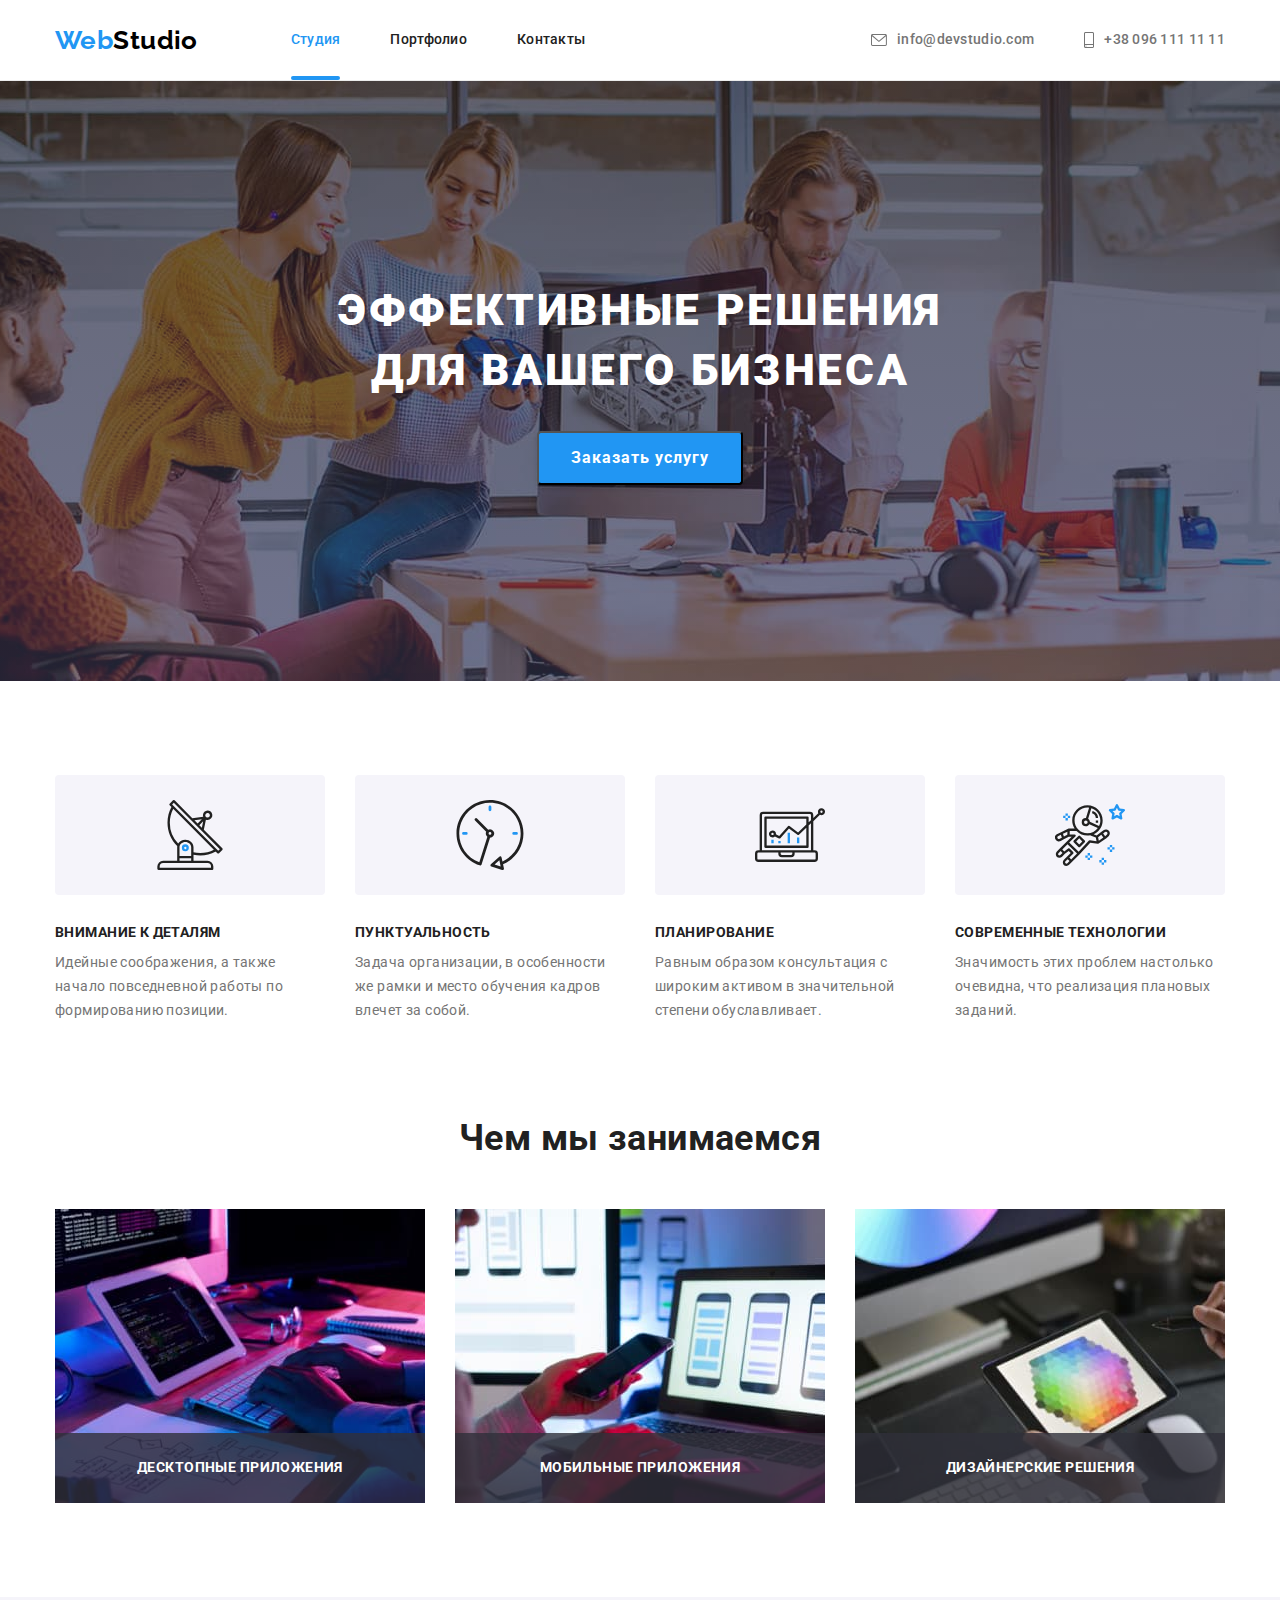
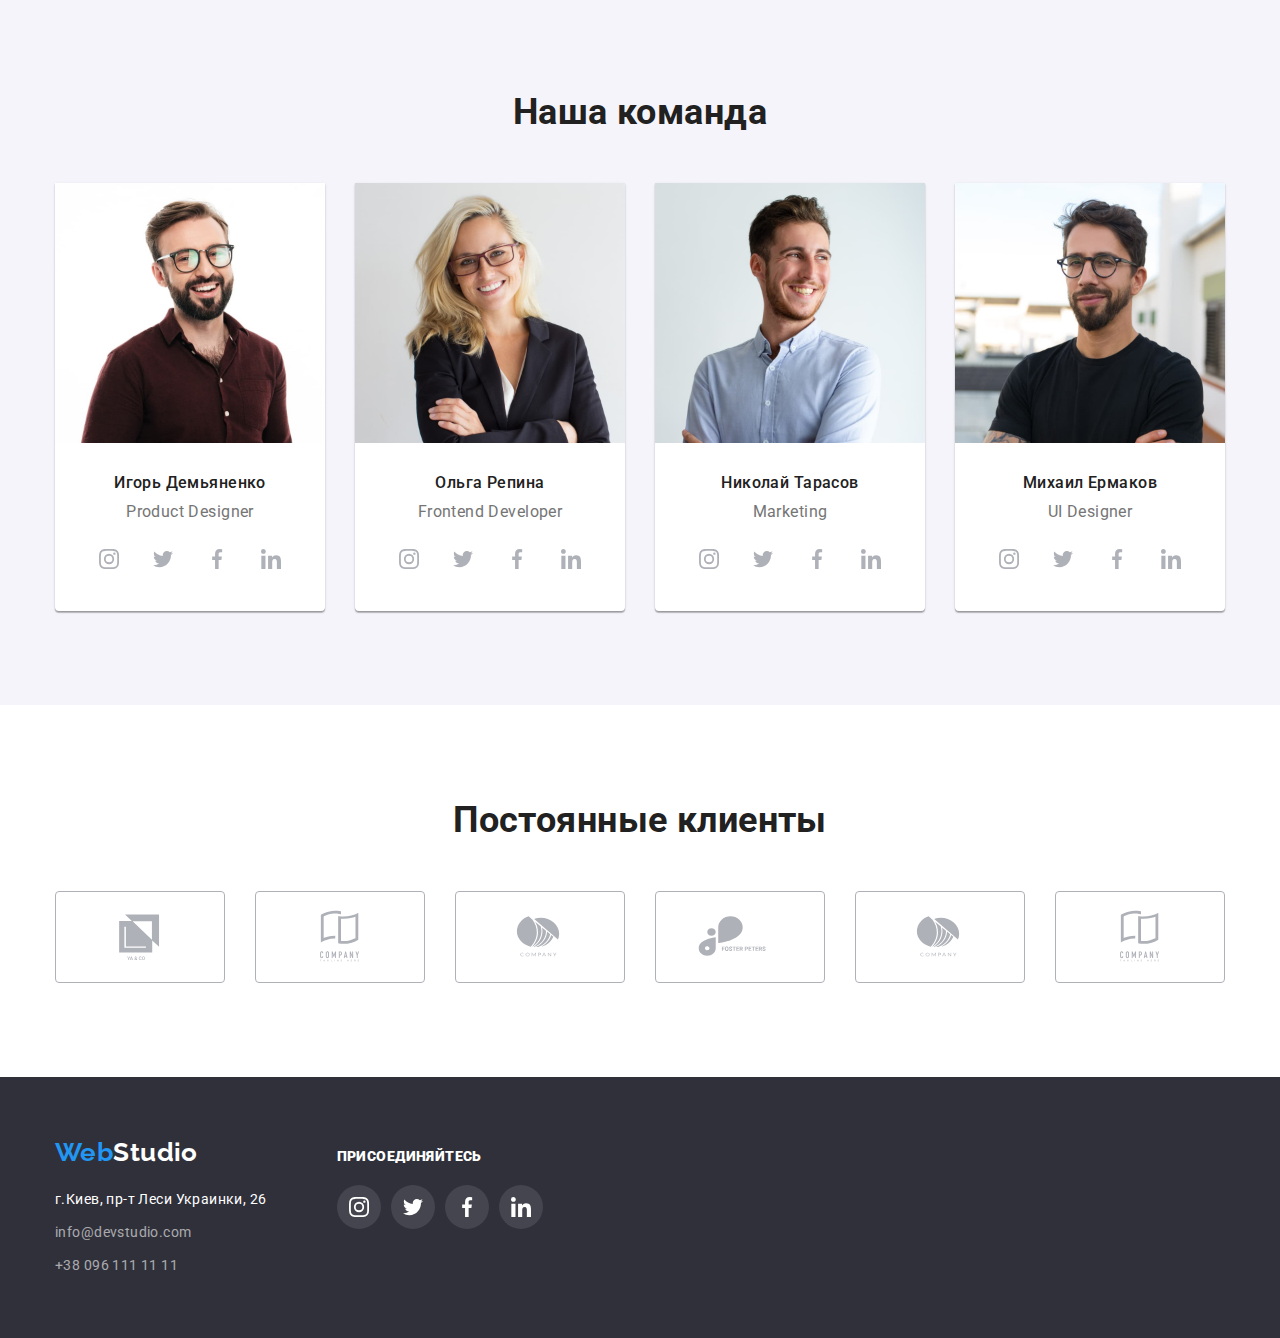
<file: index.html>
<!DOCTYPE html>
<html lang="ru">
  <head>
    <link
      rel="stylesheet"
      href="https://cdnjs.cloudflare.com/ajax/libs/modern-normalize/1.1.0/modern-normalize.min.css"
    />
    <link
      rel="stylesheet"
      href="https://cdnjs.cloudflare.com/ajax/libs/modern-normalize/1.1.0/modern-normalize.css"
    />
    <meta charset="UTF-8" />
    <meta http-equiv="X-UA-Compatible" content="IE=edge" />
    <meta name="viewport" content="width=device-width, initial-scale=1.0" />
    <title>Document</title>
    <link rel="preconnect" href="https://fonts.googleapis.com" />
    <link rel="preconnect" href="https://fonts.gstatic.com" crossorigin />
    <link
      href="https://fonts.googleapis.com/css2?family=Raleway:wght@700&family=Roboto:wght@400;500;700;900&display=swap"
      rel="stylesheet"
    />
    <link rel="stylesheet" href="./css/styles.css" />
  </head>

  <body>
    <!--header-->
    <header class="page-header">
      <!--Полная информация о компании-->
      <div class="container">
        <nav class="header-nav">
          <a class="header-logo link" href="/"
            ><span class="accent">Web</span>Studio</a
          >
          <ul class="site-nav_list">
            <li class="site-nav_item">
              <a class="nav-link link active" href="index.html">Студия</a>
            </li>
            <li class="site-nav_item">
              <a class="nav-link link" href="./portfolio.html">Портфолио</a>
            </li>
            <li class="site-nav_item">
              <a class="nav-link link" href="contacts.html">Контакты</a>
            </li>
          </ul>
          <ul class="contact-list">
            <li class="contact-item">
              <a class="contact-link" href="mailto:info@devstudio.com"
                >
                <svg class="contact-icon" width="16" height="12">
                  <use href="./images/sprite.svg#icon-envelope"></use>
                  </svg>info@devstudio.com
                  </a>
              </li>
            </li>
            <li class="contact-item">
              <a class="contact-link" href="tel:+380961111111">
               <svg class="contact-icon" width="10" height="16">
                  <use href="./images/sprite.svg#icon-smartphone"></use>
                  </svg>+38 096 111 11 11</a
              >
            </li>
          </ul>
        </nav>
      </div>
    </header>

    <!--Hero-->
    <main>
      <section class="hero">
        <div class="container">
          <h1 class="hero-title">Эффективные решения для вашего бизнеса</h1>
          <button class="hero-button link" type="button" data-modal-open>
            Заказать услугу
          </button>
        </div>
      </section>
      <!--Qualities-->
      <section class="qualities">
        <div class="container">
          <h2 hidden>Преимущества</h2>

          <ul class="quality-list">
            <li class="quality-item">
              <div class="quality-icons-table">
                <svg class="quality-icon">
                  <use href="./images/sprite.svg#icon-antenna"></use>
                </svg>
              </div>
              <h3 class="quality-title">Внимание к деталям</h3>
              <p class="quality-text">
                Идейные соображения, а также начало повседневной работы по
                формированию позиции.
              </p>
            </li>
            <li class="quality-item">
              <div class="quality-icons-table">
                <svg class="quality-icon">
                  <use href="./images/sprite.svg#icon-clock"></use>
                </svg>
              </div>
              <h3 class="quality-title">Пунктуальность</h3>
              <p class="quality-text">
                Задача организации, в особенности же рамки и место обучения
                кадров влечет за собой.
              </p>
            </li>
            <li class="quality-item">
              <div class="quality-icons-table">
                <svg class="quality-icon">
                  <use href="./images/sprite.svg#icon-diagram"></use>
                </svg>
              </div>
              <h3 class="quality-title">Планирование</h3>
              <p class="quality-text">
                Равным образом консультация с широким активом в значительной
                степени обуславливает.
              </p>
            </li>
            <li class="quality-item">
              <div class="quality-icons-table">
                <svg class="quality-icon">
                  <use href="./images/sprite.svg#icon-astronaut"></use>
                </svg>
              </div>
              <h3 class="quality-title">Современные технологии</h3>
              <p class="quality-text">
                Значимость этих проблем настолько очевидна, что реализация
                плановых заданий.
              </p>
            </li>
          </ul>
        </div>
      </section>

      <section class="services">
        <div class="container">
          <h2 class="services-title">Чем мы занимаемся</h2>
          <ul class="services-list">
            <li class="services-element">
              <div class="services-element-wrapper">
              <img
                class="services-item element picture"
                src="./images/box-1.jpg"
                width="370" height="294"
                alt="написание кода"
              />
              <h3 class="services-element-text">Десктопные приложения</h3>
            </div>
            </li>
            <li class="services-element">
              <div class="services-element-wrapper">
                <img
                class="services-item element picture"
                src="./images/box-2.jpg"
                width="370" height="294"
                alt="валидация по"
              />
              <h3 class="services-element-text">Мобильные приложения</h3>
            </div>
            </li>
            <li class="services-element">
              <div class="services-element-wrapper">
                <img
                class="services-item elemet picture"
                src="./images/box-3.jpg"
                width="370" height="294"
                alt="подбор цветовой палитры"
              />
              <h3 class="services-element-text">Дизайнерские решения</h3>
            </div>
            </li>
          </ul>
        </div>
      </section>

      <section class="team">
        <div class="container">
          <h2 class="section-title">Наша команда</h2>
          <ul class="team-list">
            <li class="team-item">
              <img src="./images/pd.jpg" width="270" alt="фото Демьяненко" />
              <div class="team-info">
                <h3 class="team-heading">Игорь Демьяненко</h3>
                <p class="team-position" lang="en">Product Designer</p>
                <ul class="socials-list">
                  <li class="socials-item">
                    <a href="" class="socials-list-link">
                      <svg class="socials-icon">
                        <use href="./images/sprite.svg#icon-instagram"></use>
                      </svg>
                    </a>
                  </li>
                  <li class="socials-item">
                    <a href="" class="socials-list-link">
                      <svg class="socials-icon">
                        <use href="./images/sprite.svg#icon-twitter"></use>
                      </svg>
                    </a>
                  </li>
                  <li class="socials-item">
                    <a href="" class="socials-list-link">
                      <svg class="socials-icon">
                        <use href="./images/sprite.svg#icon-facebook"></use>
                      </svg>
                    </a>
                  </li>
                  <li class="socials-item">
                    <a href="" class="socials-list-link">
                      <svg class="socials-icon">
                        <use href="./images/sprite.svg#icon-linkedin"></use>
                      </svg>
                    </a>
                  </li>
                </ul>
              </div>
            </li>
            
              <li class="team-item">
                <img src="./images/fd.jpg" width="270" alt="фото Репина" />
                <div class="team-info">
                  <h3 class="team-heading">Ольга Репина</h3>
                  <p class="team-position" lang="en">Frontend Developer</p>
                  <ul class="socials-list">
                    <li class="socials-item">
                      <a href="" class="socials-list-link">
                        <svg class="socials-icon">
                          <use href="./images/sprite.svg#icon-instagram"></use>
                        </svg>
                      </a>
                    </li>
                    <li class="socials-item">
                      <a href="" class="socials-list-link">
                        <svg class="socials-icon">
                          <use href="./images/sprite.svg#icon-twitter"></use>
                        </svg>
                      </a>
                    </li>
                    <li class="socials-item">
                      <a href="" class="socials-list-link">
                        <svg class="socials-icon">
                          <use href="./images/sprite.svg#icon-facebook"></use>
                        </svg>
                      </a>
                    </li>
                    <li class="socials-item">
                      <a href="" class="socials-list-link">
                        <svg class="socials-icon">
                          <use href="./images/sprite.svg#icon-linkedin"></use>
                        </svg>
                      </a>
                    </li>
                  </ul>
                </div>
              </li>
            
            <div class="team-slot">
              <li class="team-item">
                <img src="./images/Mar.jpg" width="270" alt="фото Тарасов" />
                <div class="team-info">
                  <h3 class="team-heading">Николай Тарасов</h3>
                  <p class="team-position" lang="en">Marketing</p>
                  <ul class="socials-list">
                    <li class="socials-item">
                      <a href="" class="socials-list-link">
                        <svg class="socials-icon">
                          <use href="./images/sprite.svg#icon-instagram"></use>
                        </svg>
                      </a>
                    </li>
                    <li class="socials-item">
                      <a href="" class="socials-list-link">
                        <svg class="socials-icon">
                          <use href="./images/sprite.svg#icon-twitter"></use>
                        </svg>
                      </a>
                    </li>
                    <li class="socials-item">
                      <a href="" class="socials-list-link">
                        <svg class="socials-icon">
                          <use href="./images/sprite.svg#icon-facebook"></use>
                        </svg>
                      </a>
                    </li>
                    <li class="socials-item">
                      <a href="" class="socials-list-link">
                        <svg class="socials-icon">
                          <use href="./images/sprite.svg#icon-linkedin"></use>
                        </svg>
                      </a>
                    </li>
                  </ul>
                </div>
              </li>
            </div>
            <div class="team-slot">
              <li class="team-item">
                <img src="./images/uid.jpg" width="270" alt="фото Ермаков" />
                <div class="team-info">
                  <h3 class="team-heading">Михаил Ермаков</h3>
                  <p class="team-position" lang="en">UI Designer</p>
                  <ul class="socials-list">
                    <li class="socials-item">
                      <a href="" class="socials-list-link">
                        <svg class="socials-icon">
                          <use href="./images/sprite.svg#icon-instagram"></use>
                        </svg>
                      </a>
                    </li>
                    <li class="socials-item">
                      <a href="" class="socials-list-link">
                        <svg class="socials-icon">
                          <use href="./images/sprite.svg#icon-twitter"></use>
                        </svg>
                      </a>
                    </li>
                    <li class="socials-item">
                      <a href="" class="socials-list-link">
                        <svg class="socials-icon">
                          <use href="./images/sprite.svg#icon-facebook"></use>
                        </svg>
                      </a>
                    </li>
                    <li class="socials-item">
                      <a href="" class="socials-list-link">
                        <svg class="socials-icon">
                          <use href="./images/sprite.svg#icon-linkedin"></use>
                        </svg>
                      </a>
                    </li>
                  </ul>
                </div>
              </li>
            </div>
          </ul>
        </div>
      </section>

      <!--Clients-->
      <section class="clients">
        <div class="container">
          <h2 class="section-title">Постоянные клиенты</h2>
          <ul class="clients-list">
            <li class="clients-item">
              <a href="" class="clients-link">
                <svg class="clients-logo">
                  <use href="./images/symbol-defs.svg#icon-Logo"></use>
                </svg>
              </a>
            </li>
            <li class="clients-item">
              <a href="" class="clients-link">
                <svg class="clients-logo">
                  <use href="./images/symbol-defs.svg#icon-Logo-1"></use>
                </svg>
              </a>
            </li>
            <li class="clients-item">
              <a href="" class="clients-link">
                <svg class="clients-logo">
                  <use href="./images/symbol-defs.svg#icon-Logo-2"></use>
                </svg>
              </a>
            </li>
            <li class="clients-item">
              <a href="" class="clients-link">
                <svg class="clients-logo">
                  <use href="./images/symbol-defs.svg#icon-Logo-3"></use>
                </svg>
              </a>
            </li>
            <li class="clients-item">
              <a href="" class="clients-link">
                <svg class="clients-logo">
                  <use href="./images/sprite.svg#icon-Logo-4"></use>
                </svg>
              </a>
            </li>
            <li class="clients-item">
              <a href="" class="clients-link">
                <svg class="clients-logo">
                  <use href="./images/sprite.svg#icon-Logo-5"></use>
                </svg>
              </a>
            </li>
          </ul>
        </div>
      </section>
    </main>

    <!--Footer-->
    <footer class="page-footer">
      <div class="container">
        <div class="footer-address">
          <div class="address-data">
            <a class="footer-logo link" href="#">
              <span class="accent">Web</span>Studio</a
            >
            <address class="address">
              <ul class="contact-info">
                <li class="address-item">
                  <p class="address-info">г.Киев, пр-т Леси Украинки, 26</p>
                </li>
                <li class="address-item">
                  <a class="contact-info link" href="mailto:info@devstudio.com"
                    >info@devstudio.com</a
                  >
                </li>
                <li class="address-item">
                  <a class="contact-info link" href="tel:+380961111111"
                    >+38 096 111 11 11</a
                  >
                </li>
              </ul>
            </address>
          </div>
          <div class="footer-socials">
            <p class="social-title"><b>присоединяйтесь</b></p>
            <ul class="footer-list">
              <li class="footer-item">
                <a href="" class="footer-link">
                  <svg class="footer-icon">
                    <use href="./images/sprite.svg#icon-instagram"></use>
                  </svg>
                </a>
              </li>
              <li class="footer-item">
                <a href="" class="footer-link">
                  <svg class="footer-icon">
                    <use href="./images/sprite.svg#icon-twitter"></use>
                  </svg>
                </a>
              </li>
              <li class="footer-item">
                <a href="" class="footer-link">
                  <svg class="footer-icon">
                    <use href="./images/sprite.svg#icon-facebook"></use>
                  </svg>
                </a>
              </li>
              <li class="footer-item">
                <a href="" class="footer-link">
                  <svg class="footer-icon">
                    <use href="./images/sprite.svg#icon-linkedin"></use>
                  </svg>
                </a>
              </li>
            </ul>
          </div>
        </div>
      </div>
    </footer>


    <!--Modal window-->
  <div class="backdrop is-hidden" data-modal>
<div class="modal">
<button type="button" class="btn-close" data-modal-close>
<svg class="icon-btn-close" width="18" height="18">
  <use href="./images/symbol-defs.svg#icon-Vector"></use>
</svg>
</button>
</div>
  </div>
  <script src="./js/modal.js"></script>
  </body>
</html>
</file>
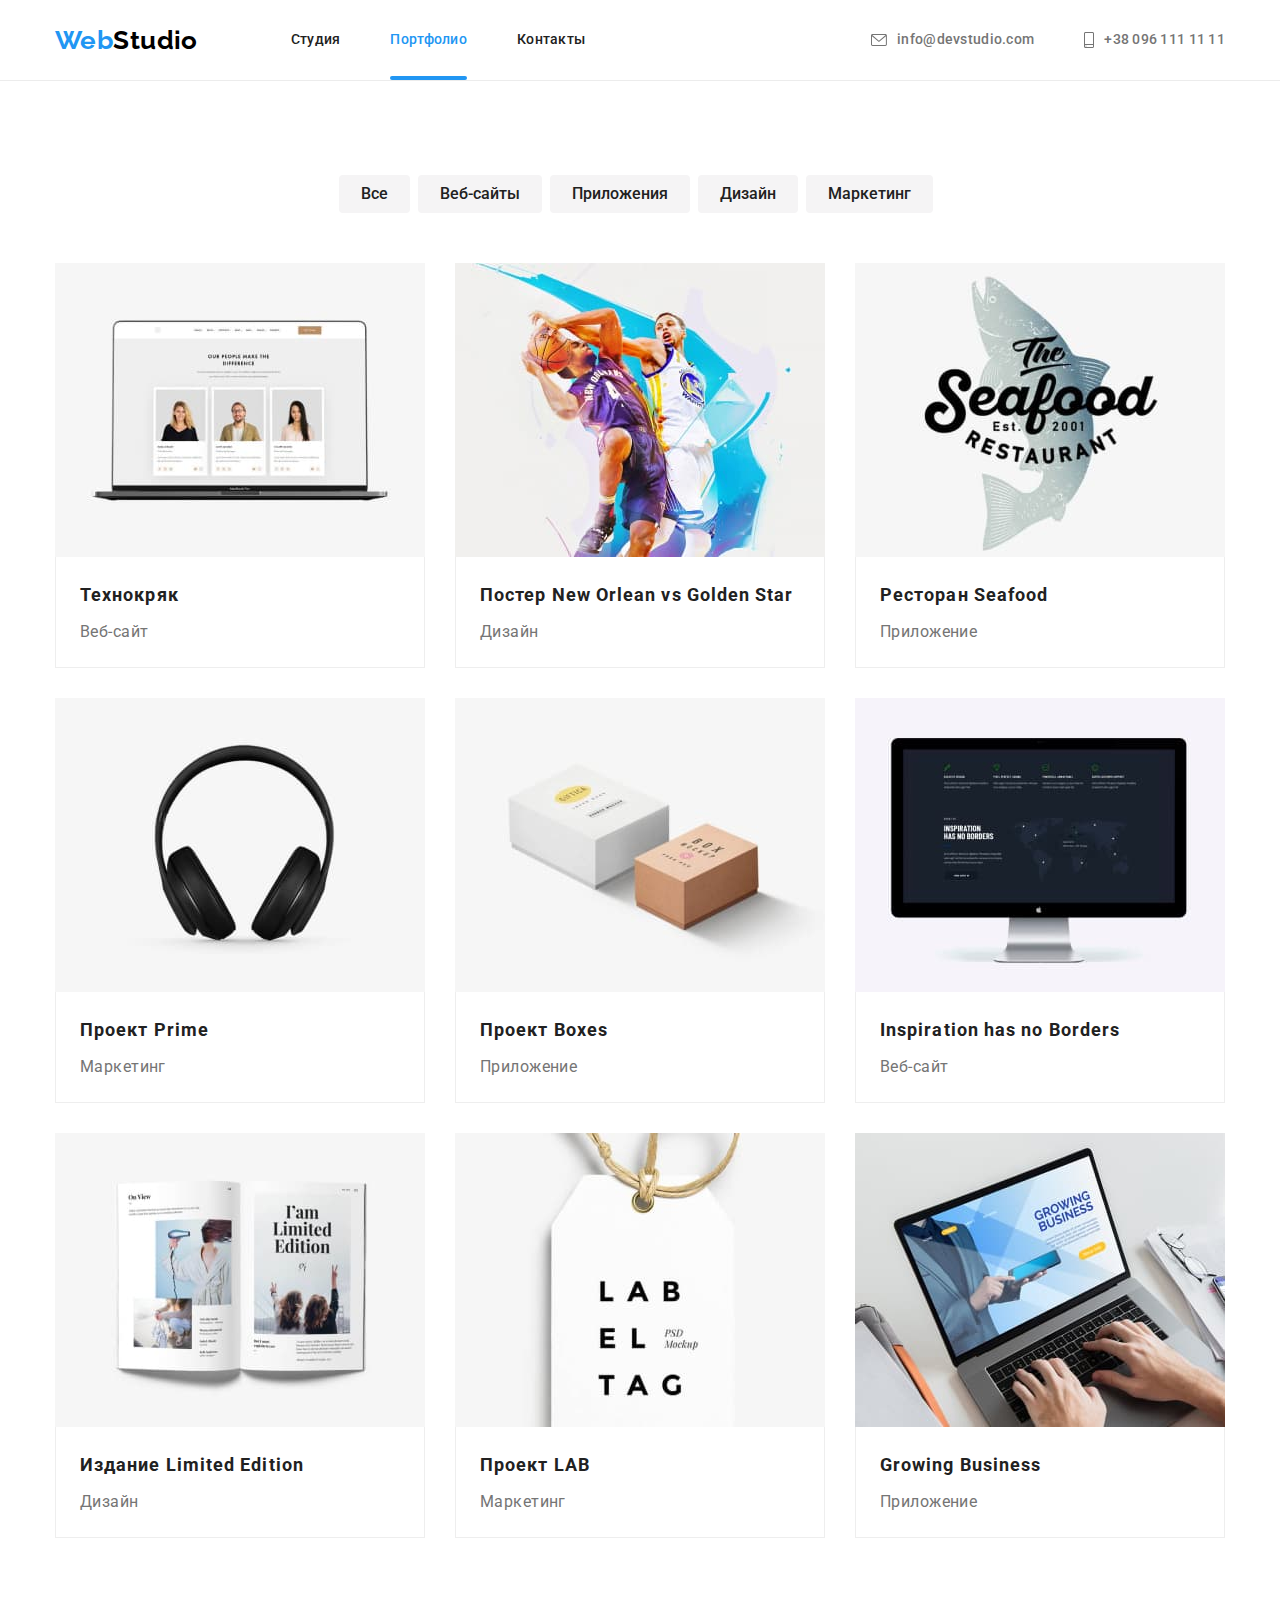
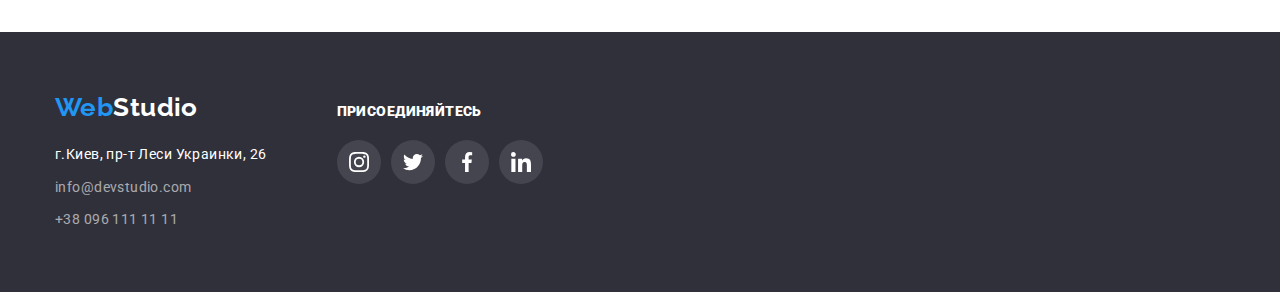
<file: portfolio.html>
<!DOCTYPE html>
<html lang="ru">
  <head>
    <link
      rel="stylesheet"
      href="https://cdnjs.cloudflare.com/ajax/libs/modern-normalize/1.1.0/modern-normalize.min.css"
    />
    <link
      rel="stylesheet"
      href="https://cdnjs.cloudflare.com/ajax/libs/modern-normalize/1.1.0/modern-normalize.css"
    />
    <meta charset="UTF-8" />
    <meta http-equiv="X-UA-Compatible" content="IE=edge" />
    <meta name="viewport" content="width=device-width, initial-scale=1.0" />
    <title>Portfolio</title>
    <link rel="preconnect" href="https://fonts.googleapis.com" />
    <link rel="preconnect" href="https://fonts.gstatic.com" crossorigin />
    <link
      href="https://fonts.googleapis.com/css2?family=Raleway:wght@700&family=Roboto:wght@400;500;700;900&display=swap"
      rel="stylesheet"
    />
    <link rel="stylesheet" href="./css/styles.css" />
  </head>

  <body>
    <header class="page-header">
      <!--Полная информация о компании-->
      <div class="container">
        <nav class="header-nav">
          <a class="header-logo link" href="/"
            ><span class="accent">Web</span>Studio</a
          >
          <ul class="site-nav_list">
            <li class="site-nav_item">
              <a class="nav-link" href="index.html">Студия</a>
            </li>
            <li class="site-nav_item">
              <a class="nav-link link active" href="">Портфолио</a>
            </li>
            <li class="site-nav_item">
              <a class="nav-link link" href="contacts.html">Контакты</a>
            </li>
          </ul>
          <ul class="contact-list">
            <li class="contact-item">
              <a class="contact-link" href="mailto:info@devstudio.com"
                >
                <svg class="contact-icon" width="16" height="12">
                  <use href="./images/sprite.svg#icon-envelope"></use>
                  </svg>info@devstudio.com
                  </a>
              </li>
            </li>
            <li class="contact-item">
              <a class="contact-link" href="tel:+380961111111">
               <svg class="contact-icon" width="10" height="16">
                  <use href="./images/sprite.svg#icon-smartphone"></use>
                  </svg>+38 096 111 11 11</a
              >
            </li>
          </ul>
        </nav>
      </div>
    </header>

    <!--Portfolio-->
    <main>
      <section class="portfolio-menu">
        <div class="container">
          <h1 hidden>Портфолио</h1>
          <ul class="portfolio-list">
            <li class="portfolio-item">
              <button class="portfolio-link" type="button">Все</button>
            </li>
            <li class="portfolio-item">
              <button class="portfolio-link" type="button">Веб-сайты</button>
            </li>
            <li class="portfolio-item">
              <button class="portfolio-link" type="button">Приложения</button>
            </li>
            <li class="portfolio-item">
              <button class="portfolio-link" type="button">Дизайн</button>
            </li>
            <li class="portfolio-item">
              <button class="portfolio-link" type="button">Маркетинг</button>
            </li>
          </ul>

          <!--Projects-->
          <ul class="projects list">
            <li class="projects-item">
              <a href="" class="projects-itemlink">
                <div class="projects-item-wrapper">
              <img
                src="./images/techno.jpg"
                width="370" 
                alt="фото нашей команды"
              />
              <p class="projects-overlay">Технокряк это современная площадка распространения коронавируса. Компании используют эту платформу для цифрового шпионажа и атак на защищённые сервера конкурентов.</p>
            </div>
              <div class="flex-element">
                <h2 class="projects-title">Технокряк</h2>
                <p class="projects-desc">Веб-сайт</p>
              </div>
            </a> 
            </li>

            <li class="projects-item">
              <a href="" class="projects-itemlink">
              <div class="projects-item-wrapper">
              <img
                src="./images/basketball.jpg"
                width="370"
                alt="игра в баскетбол"
              />
              <p class="projects-overlay">Технокряк это современная площадка распространения коронавируса. Компании используют эту платформу для цифрового шпионажа и атак на защищённые сервера конкурентов.</p>
              </div>
              <div class="flex-element">
                <h2 class="projects-title" lang="en">
                  Постер New Orlean vs Golden Star
                </h2>
                <p class="projects-desc">Дизайн</p>
              </div>
            </a>
            </li>

            <li class="projects-item">
              <a href="" class="projects-itemlink">
                <div class="projects-item-wrapper">
              <img
                src="./images/seafood.jpg"
                width="370"
                alt="логотип ресторана"
              />
              <p class="projects-overlay">Технокряк это современная площадка распространения коронавируса. Компании используют эту платформу для цифрового шпионажа и атак на защищённые сервера конкурентов.</p>
              </div>
              <div class="flex-element">
                <h2 class="projects-title" lang="en">Ресторан Seafood</h2>
                <p class="projects-desc">Приложение</p>
              </div>
            </a>
            </li>

            <li class="projects-item">
              <a href="" class="projects-itemlink">
                <div class="projects-item-wrapper">
              <img src="./images/prime.jpg" width="370" alt="наушники" />
              <p class="projects-overlay">Технокряк это современная площадка распространения коронавируса. Компании используют эту платформу для цифрового шпионажа и атак на защищённые сервера конкурентов.</p>
              </div>
              <div class="flex-element">
                <h2 class="projects-title" lang="en">Проект Prime</h2>
                <p class="projects-desc">Маркетинг</p>
              </div>
              </a>
            </li>

            <li class="projects-item">
              <a href="" class="projects-itemlink">
                <div class="projects-item-wrapper">
              <img src="./images/boxes.jpg" width="370" alt="коробки" />
              <p class="projects-overlay">Технокряк это современная площадка распространения коронавируса. Компании используют эту платформу для цифрового шпионажа и атак на защищённые сервера конкурентов.</p>
              </div>
              <div class="flex-element">
                <h2 class="projects-title" lang="en">Проект Boxes</h2>
                <p class="projects-desc">Приложение</p>
              </div>
              </a>
            </li>

            <li class="projects-item">
              <a href="" class="projects-itemlink">
                <div class="projects-item-wrapper">
              <img src="./images/pc.jpg" width="370" alt="компьютер" />
              <p class="projects-overlay">Технокряк это современная площадка распространения коронавируса. Компании используют эту платформу для цифрового шпионажа и атак на защищённые сервера конкурентов.</p>
              </div>
              <div class="flex-element">
                <h2 class="projects-title" lang="en">
                  Inspiration has no Borders
                </h2>
                <p class="projects-desc">Веб-сайт</p>
              </div>
              </a>
            </li>

            <li class="projects-item">
              <a href="" class="projects-itemlink">
                <div class="projects-item-wrapper">
              <img src="./images/magazine.jpg" width="370" alt="журнал" />
              <p class="projects-overlay">Технокряк это современная площадка распространения коронавируса. Компании используют эту платформу для цифрового шпионажа и атак на защищённые сервера конкурентов.</p>
              </div>
              <div class="flex-element">
                <h2 class="projects-title" lang="en">
                  Издание Limited Edition
                </h2>
                <p class="projects-desc">Дизайн</p>
              </div>
              </a>
            </li>

            <li class="projects-item">
              <a href="" class="projects-itemlink">
                <div class="projects-item-wrapper">
              <img src="./images/lab.jpg" width="370" alt="рекламная брошюра" />
              <p class="projects-overlay">Технокряк это современная площадка распространения коронавируса. Компании используют эту платформу для цифрового шпионажа и атак на защищённые сервера конкурентов.</p>
              </div>
              <div class="flex-element">
                <h2 class="projects-title" lang="en">Проект LAB</h2>
                <p class="projects-desc">Маркетинг</p>
              </div>
              </a>
            </li>

            <li class="projects-item">
              <a href="" class="projects-itemlink">
                <div class="projects-item-wrapper">
              <img src="./images/laptop.jpg" width="370" alt="ноутбук" />
              <p class="projects-overlay">Технокряк это современная площадка распространения коронавируса. Компании используют эту платформу для цифрового шпионажа и атак на защищённые сервера конкурентов.</p>
              </div>
              <div class="flex-element">
                <h2 class="projects-title" lang="en">Growing Business</h2>
                <p class="projects-desc">Приложение</p>
              </div>
              </a>
            </li>
          </ul>
        </div>
      </section>
    </main>
    <!--Footer-->
    <footer class="page-footer">
      <div class="container">
        <div class="footer-address">
          <div class="address-data">
            <a class="footer-logo link" href="#">
              <span class="accent">Web</span>Studio</a
            >
            <address class="address">
              <ul class="contact-info">
                <li class="address-item">
                  <p class="address-info">г.Киев, пр-т Леси Украинки, 26</p>
                </li>
                <li class="address-item">
                  <a class="contact-info link" href="mailto:info@devstudio.com"
                    >info@devstudio.com</a
                  >
                </li>
                <li class="address-item">
                  <a class="contact-info link" href="tel:+380961111111"
                    >+38 096 111 11 11</a
                  >
                </li>
              </ul>
            </address>
          </div>
          <div class="footer-socials">
            <p class="social-title"><b>присоединяйтесь</b></p>
            <ul class="footer-list">
              <li class="footer-item">
                <a href="" class="footer-link">
                  <svg class="footer-icon">
                    <use href="./images/sprite.svg#icon-instagram"></use>
                  </svg>
                </a>
              </li>
              <li class="footer-item">
                <a href="" class="footer-link">
                  <svg class="footer-icon">
                    <use href="./images/sprite.svg#icon-twitter"></use>
                  </svg>
                </a>
              </li>
              <li class="footer-item">
                <a href="" class="footer-link">
                  <svg class="footer-icon">
                    <use href="./images/sprite.svg#icon-facebook"></use>
                  </svg>
                </a>
              </li>
              <li class="footer-item">
                <a href="" class="footer-link">
                  <svg class="footer-icon">
                    <use href="./images/sprite.svg#icon-linkedin"></use>
                  </svg>
                </a>
              </li>
            </ul>
          </div>
        </div>
      </div>
    </footer>
  </body>
</html>
</file>
<file: css/styles.css>
:root {
  --primary-background-color: #ffffff;
  --secondary-background-color: #f5f4f5;
  --accent-color: #2196f3;
  --text-color: #757575;
  --title-color: #212121;
  --white-text-color: #ffffff;
  --black-text-color: #000000;
  --hero-footer-background-color: #2f303a;
  --body-color: #e5e5e5;
}
ul {
  list-style: none;
}
body {
  font-family: Roboto, sans-serif;
  background-color: var(--primary-background-color);
  color: var(--text-color);
  font-weight: 400;
  font-size: 14px;
  line-height: 1.71;
  letter-spacing: 0.03em;
}
img {
  display: block;
}
.list {
  list-style: none;
}
.link {
  text-decoration: none;
}
.hidden {
  position: absolute;
  width: 1px;
  height: 1 px;
  margin: -1px;
  border: 0;
  padding: 0;
  white-space: nowrap;
  clip-path: inset(100%);
  clip: rect(0 0 0 0);
  overflow: hidden;
}
.h1,
h2,
h3,
p,
ul {
  margin-top: 0;
  margin-bottom: 0;
  padding-left: 0;

}
.section {
  padding-top: 94px;
  padding-bottom: 94px;
}
.container {
  width: 1200px;
  padding-left: 15px;
  padding-right: 15px;
  margin: 0 auto;
}
.section-title {
  font-weight: 700;
  font-size: 36px;
  line-height: 1.17;
  text-align: center;
  color: var(--title-color);
  margin-bottom: 50px;
}

/* header */
.page-header {
  border-bottom: 1px solid#ececec;
  background-color: var(--primary-background-color);
}
.accent {
  color: var(--accent-color);
}
.header-nav {
  display: flex;
  align-items: center;
  background-color: var(--primary-background-color);
  margin: auto;
}
.header-logo {
  font-family: Raleway, sans-serif;
  font-weight: 700;
  font-size: 26px;
  line-height: 1.19;
  color: var(--black-text-color);
  margin-right: 93px;
}
.site-nav_list {
  display: flex;
}
.accent {
  color: var(--accent-color);
}
.site-nav_item:not(:last-child) {
  margin-right: 50px;
}
.nav-link {
  position: relative;
  display: inline-flex;
  padding-top: 32px;
  padding-bottom: 32px;
  text-decoration: none;
  font-family: Roboto, sans-serif;
  font-weight: 500;
  font-size: 14px;
  line-height: 1.14;
  letter-spacing: 0.02em;
  color: var(--title-color);
  transition: color 250ms cubic-bezier(0.4, 0, 0.2, 1)
}
.nav-link:hover,
.nav-link:focus {
  color: var(--accent-color);
}
.contact-list {
  display: flex;
  margin-left: auto;
}
.contact-link {
  display: flex;
  align-items: center;
  padding-top: 32px;
  padding-bottom: 32px;
  font-weight: 500;
  font-size: 14px;
  line-height: 1.14;
  letter-spacing: 0.02em;
  text-decoration: none;
  color: var(--text-color);
  transition: color 250ms cubic-bezier(0.4, 0, 0.2, 1)
}
.contact-item:not(:last-child) {
  margin-right: 50px;
}
.contact-link:hover,
.contact-link:focus {
  color: var(--accent-color);
}
.contact-link:hover .contact-icon,
.contact-link:focus .contact-icon {
  fill: var(--accent-color);
}
.active {
  color: var(--accent-color);
}
.active::after {
  position: absolute;
  left: 0;
  bottom: 0;
  content: "";
  height: 4px;
  width: 100%;
  background-color: var(--accent-color);
  border-radius: 4px;
}
.contact-icon {
  margin-right: 10px;
  fill: var(--text-color);
}
/* hero */
.hero {
  background-color: var(--hero-footer-background-color);
  height: 600px;
  max-width: 1600px;
  padding-top: 200px;
  padding-bottom: 200px;
  margin-left: auto;
  margin-right: auto;
  text-align: center;
  background-image: linear-gradient(
      rgba(47, 48, 58, 0.4),
      rgba(82, 86, 128, 0.4)
    ),
    url(../images/hero.jpg);
  background-size: cover;
  background-repeat: no-repeat;
  background-position: center;
}
.hero-title {
  text-align: center;
  max-width: 700px;
  margin: 0 auto 30px;
  font-weight: 900;
  font-size: 44px;
  line-height: 1.36;
  letter-spacing: 0.06em;
  text-transform: uppercase;
  color: var(--white-text-color);
}
.hero-button {
  text-align: center;
  padding: 10px 32px;
  border-radius: 4px;
  background: var(--accent-color);
  box-shadow: 0px 4px 4px rgba(0, 0, 0, 0.15);
  font-weight: 700;
  font-size: 16px;
  line-height: 1.87;
  letter-spacing: 0.06em;
  cursor: pointer;
  color: var(--white-text-color);
  transition: background-color 250ms cubic-bezier(0.4, 0, 0.2, 1);
}
.hero-button:hover,
.hero-button:focus {
  background-color: #188ce8;
}
/* qualities */
.qualities {
  padding-top: 94px;
  padding-bottom: 47px;
  background-color: var(--primary-background-color);
}
.quality-list {
  display: flex;
  align-items: center;
  flex-wrap: wrap;
  margin-left: -30px;
  margin-top: -30px;
}
.quality-item {
  flex-basis: calc((100% - 120px) / 4);
  margin-left: 30px;
  margin-top: 30px;
}
.quality-title {
  margin-bottom: 10px;
  font-weight: 700;
  font-size: 14px;
  line-height: 1.14;
  text-transform: uppercase;
  color: var(--title-color);
}
.quality-icon {
  width: 70px;
  height: 70px;
}
.quality-icons-table {
  display: flex;
  align-items: center;
  justify-content: center;
  width: 270px;
  height: 120px;
  margin-bottom: 30px;
  border-radius: 4px;
  background-color: #f5f4fa;
}
/* services */
.services {
  padding-top: 47px;
  padding-bottom: 94px;
  background-color: #FFFFFF;
}
.services-title {
  margin-bottom: 50px;
  font-weight: 700;
  font-size: 36px;
  line-height: 1.17;
  text-align: center;
  color: var(--title-color);
}
.services-list {
  display: flex;
  align-items: center;
  flex-wrap: wrap;
  margin-left: -30px;
  margin-top: -30px;
}
.services-item {
  flex-basis: calc((100% - 90px) / 3);
  margin-left: 30px;
  margin-top: 30px;
  
}
.services-element-wrapper {
  position: relative;
  display: flex;
  align-items: center;
  justify-content: center;
}
.services-element-text {
  display: flex;
  align-items: center;
  justify-content: center;
  position: absolute;
  width: 370px;
  height: 70px;
bottom: 0;
left: 0;
flex-basis: calc((100% - 90px) / 3);
  margin-left: 30px;
  margin-top: 30px;

font-family: Roboto;
font-style: normal;
font-weight: 700;
font-size: 14px;
line-height: 1.14;
text-align: center;
letter-spacing: 0.03em;
text-transform: uppercase;
color: #FFFFFF;
background-color: rgba(47, 48, 58, 0.8);
}
/* team */
.team {
  padding-top: 94px;
  padding-bottom: 94px;
  background-color: #F5F4FA;
}
.socials-list {
  display: flex;
  justify-content: center;
  margin-top: 16px;
  align-items: center;
}
.socials-item {
  width: 44px;
  height: 44px;
}

/* .socials-list-link:not(:last-child) {
  margin-right: 10px;
} */
.socials-list-link {
  width: 44px;
  height: 44px; 
  display: flex;
  align-items: center;
  justify-content: center;
  border-radius: 50%;
  /* color: #afb1b8 */
  background-color: #fff; 
  text-decoration: none; 
  transition: background-color 250ms cubic-bezier(0.4, 0, 0.2, 1), fill 250ms cubic-bezier(0.4, 0, 0.2, 1)
}
.socials-list-link:hover,
.socials-list-link:focus,
.socials-list-link:hover .socials-icon,
.socials-list-link:focus .socials-icon {
  background-color: #2196F3;
  fill: #ffffff;
}
.socials-icon {
  width: 20px;
  height: 20px;
  /* background-color 250ms cubic-bezier(0.4, 0, 0.2, 1), fill 250ms cubic-bezier(0.4, 0, 0.2, 1); */
  fill: #afb1b8; 
}
.socials-icon:hover,
.socials-icon:focus {
  fill: #ffffff;
}
.socials-item:not(:last-child) {
margin-right: 10px;
}
.team-list {
  display: flex;
  flex-wrap: wrap;
  margin-left: -30px;
  margin-top: -30px;
}
.team-info {
  padding-top: 30px;
  padding-bottom: 30px;
}
.team-item {
  width: calc((100%- 90px / 4));
  margin-left: 30px;
  margin-top: 30px;
  background-color: var(--primary-background-color);
  background-color: var(--primary-background-color);
  box-shadow: 0px 1px 3px rgba(0, 0, 0, 0.12), 0px 1px 1px rgba(0, 0, 0, 0.14), 0px 2px 1px rgba(0, 0, 0, 0.2);
border-radius: 0px 0px 4px 4px;
}
.section-title {
  font-weight: 700;
  font-size: 36px;
  line-height: 1.17;
  text-align: center;
  color: var(--title-color);
}

.team-heading {
  margin-bottom: 10px;
  font-weight: 500;
  font-size: 16px;
  line-height: 1.19;
  text-align: center;
  color: var(--title-color);
}
.team-position {
  font-size: 16px;
  line-height: 1.19;
  text-align: center;
}
/*clients*/
.clients {
  padding-top: 94px;
  padding-bottom: 94px;
}
.clients-list {
  display: flex;
  align-items: center;
  flex-wrap: wrap;
  margin-top: -30px;
  margin-left: -30px; 
}
.clients-item {
  flex-basis: calc((100% - 180px) / 6);
  margin-left: 30px;
  margin-top: 30px;
}
.clients-link {
  display: flex;
  align-items: center;
  justify-content: center;
  width: 170px;
  height: 92px;
  border: 1px solid #afb1b8;
  border-radius: 4px;
  padding: 16px 32px;
  transition: border 250ms cubic-bezier(0.4, 0, 0.2, 1),
  fill 250ms cubic-bezier(0.4, 0, 0.2, 1);
}
.clients-link:hover,
.contact-link:focus {
  border: 1px solid var(--accent-color);
  /* transition: border 250ms cubic-bezier(0.4, 0, 0.2, 1),
  fill 250ms cubic-bezier(0.4, 0, 0.2, 1); */
}
.clients-logo {
  width: 106px;
  height: 60px;
  fill: #afb1b8;
  transition: border 250ms cubic-bezier(0.4, 0, 0.2, 1),
  fill 250ms cubic-bezier(0.4, 0, 0.2, 1);
}
.clients-link:hover .clients-logo,
.clients-link:focus .clients-logo {
  fill: var(--accent-color);
  /* transition: border 250ms cubic-bezier(0.4, 0, 0.2, 1),
  fill 250ms cubic-bezier(0.4, 0, 0.2, 1); */
}

/* footer */
.footer-address {
  display: flex;
  align-items: baseline;
}
.address-data {
  margin-right: 70px;
}
.page-footer {
  padding-top: 60px;
  padding-bottom: 60px;
  background-color: var(--hero-footer-background-color);
}

.footer-logo {
  display: block;
  margin-bottom: 20px;
  margin-left: auto;
  font-family: Raleway, sans-serif;
  font-weight: 700;
  font-size: 26px;
  line-height: 1.19;
  color: var(--white-text-color);
}
.address {
  font-size: 14px;
  line-height: 1.71;
  color: var(--white-text-color);
}
.address-item:not(:last-child) {
  margin-bottom: 9px;
}
.address-info {
  color: var(--white-text-color);
}
.contact-info {
  font-size: 14px;
  line-height: 1.71;
  font-style: normal;
  color: rgba(255, 255, 255, 0.6);
  /* transition: color 250ms cubic-bezier(0.4, 0, 0.2, 1), */
  
}
.contact-info:hover,
.contact-info:focus {
  color: var(--accent-color);
   transition: color 250ms cubic-bezier(0.4, 0, 0.2, 1),
  
}
.footer-socials {
  /* margin-left: 72px; */
  padding-top: 12px;
}
.footer-list {
  display: flex;
}
.social-title {
    font-weight: 700;
    font-size: 14px;
    line-height: 1.14;
    letter-spacing: 0.03em;
    text-transform: uppercase;
    color: var(--primary-background-color);
    margin-bottom: 20px;
  }
  .footer-item {
    margin-right: 10px;
  }
  .footer-icon {
    width: 20px;
    height: 20px;
    fill: #ffffff;
  }
  .footer-link {
    display: flex;
    justify-content: center;
    align-items: center;
width: 44px;
height: 44px;
border-radius: 50%;
background-color: rgba(255, 255, 255, 0.1);
transition: background-color 250ms cubic-bezier(0.4, 0, 0.2, 1);
}
  .footer-link:hover,
  .footer-link:focus {
    background-color: var(--accent-color);
    /* transition: background-color 250ms cubic-bezier(0.4, 0, 0.2, 1), */
  }
/* portfolio */
.portfolio-menu {
  padding-top: 94px;
  padding-bottom: 94px;
}
.portfolio-list {
  display: flex;
  justify-content: center;
  margin-bottom: 50px;
}
.portfolio-item {
  display: block;
  margin-right: 8px;
}
.portfolio-item:not(:last-child) {
  margin-right: 8px;
}

.portfolio-link {
  font-weight: 500;
  font-size: 16px;
  line-height: 1.62;
  text-align: center;
  color: var(--title-color);
  background-color: var(--secondary-background-color);
  cursor: pointer;
  border-radius: 4px;
  cursor: pointer;
  border: 0;
  padding: 6px 22px;
  text-decoration: none;
  transition: color 250ms cubic-bezier(0.4, 0, 0.2, 1), background-color 250ms cubic-bezier(0.4, 0, 0.2, 1), box-shadow 250ms cubic-bezier(0.4, 0, 0.2, 1);
}
.portfolio-link:hover,
.portfolio-link:focus {
 background-color: var(--accent-color); 
  color: var(--white-text-color);
  box-shadow:0px 3px 1px rgba(0, 0, 0, 0.01), 0px 1px 2px rgba(0, 0, 0, 0.08), 0px 2px 2px rgba(58, 8, 8, 0.12)
  /* transition: color 250ms cubic-bezier(0.4, 0, 0.2, 1), background-color transition: 250ms cubic-bezier(0.4, 0, 0.2, 1), box-shadow 250ms cubic-bezier(0.4, 0, 0.2, 1), */
}
.projects {
  display: flex;
  flex-wrap: wrap;
}
.img {
  display: block;
}
.flex-element {
  padding: 20px 24px;
  border: 1px solid #eeeeee;
  border-top: 0;
}
.projects-item:not(:nth-child(3n)) {
  margin-right: 30px;
}
.projects-item:not(:nth-last-child(-n + 3)) {
  margin-bottom: 30px;
}
.projects-item {
  transition: box-shadow 250ms cubic-bezier(0.4, 0, 0.2, 1);
}
.projects-title {
  font-weight: 700;
  font-size: 18px;
  font-style: normal;
  line-height: 2;
  letter-spacing: 0.06em;
  color: var(--title-color);
  margin-bottom: 4px;
}
.projects-item:hover,
.projects-item:focus {
  color: #ffffff;
  /* background-color: var(--accent-color); */
  box-shadow: 0px 3px 1px rgba(0, 0, 0, 0.1),
  0px 1px 2px rgba(0, 0, 0, 0.08),
  0px 2px 2px rgba(0, 0, 0, 0.12);
  transition: box-shadow 250ms cubic-bezier(0.4, 0, 0.2, 1);
}
.projects-desc {
  font-size: 16px;
  line-height: 1.87;
  font-style: normal;
  color: var(--text-color);
}
.projects-item-wrapper {
  position: relative;
  overflow: hidden;
}
.projects-item_link {
  cursor: none;
}
.projects-overlay {
  display: flex;
  align-items: center;
  justify-content: center;
  position: absolute;
  width: 100%;
  height: 100%;
  top: 0;
  left: 0;
  font-family: Roboto;
font-style: normal;
font-weight: normal;
font-size: 18px;
line-height: 1.56;
/* or 156% */
letter-spacing: 0.03em;
padding: 63px 24px; 
color: #FFFFFF;
background-color: rgba(33, 150, 243, 0.9);
transition: transform 250ms cubic-bezier(0.4, 0, 0.2, 1);
  transform: translateY(100%);
}
.projects-item:hover .projects-overlay,
.projects-item:focus .projects-overlay {
  transform: translateY(0);
}
.projects-itemlink {
  /* cursor: none; */
  text-decoration: none;
}
/*Modal window*/
.backdrop {
  position: fixed;
  height: 100%;
  width: 100%;
  background-color: rgba(0, 0, 0, 0.2);
  top: 0;
  left: 0;
  transition: opacity 250ms cubic-bezier(0.4, 0, 0.2, 1),
  visibility 250ms cubic-bezier(0.4, 0, 0.2, 1);
}
.backdrop.is-hidden {
  opacity: 0;
  pointer-events: none;
  visibility: hidden;
}
.modal {
  position: absolute;
  left: 50%;
  top: 50%;
  transform: translate(-50%, -50%);
  width: 528px;
  height: 581px;
  background-color: #FFFFFF;
  box-shadow: 0px 1px 3px rgba(0, 0, 0, 0.12), 0px 1px 1px rgba(0, 0, 0, 0.14), 0px 2px 1px rgba(0, 0, 0, 0.2);
  border-radius: 4px;
opacity: 1;
}
.btn-close {
  position: absolute;
  width: 30px;
  height: 30px;
  border: 1px solid rgba(0, 0, 0, 0,1);
  background-color: unset;
  border-radius: 50%;
  right: 8px;
  top: 8px;
  display: flex;
  align-items: center;
  justify-content: center;
  cursor: pointer;
}
.icon-btn-close{
  fill: #000000;
}
</file>
